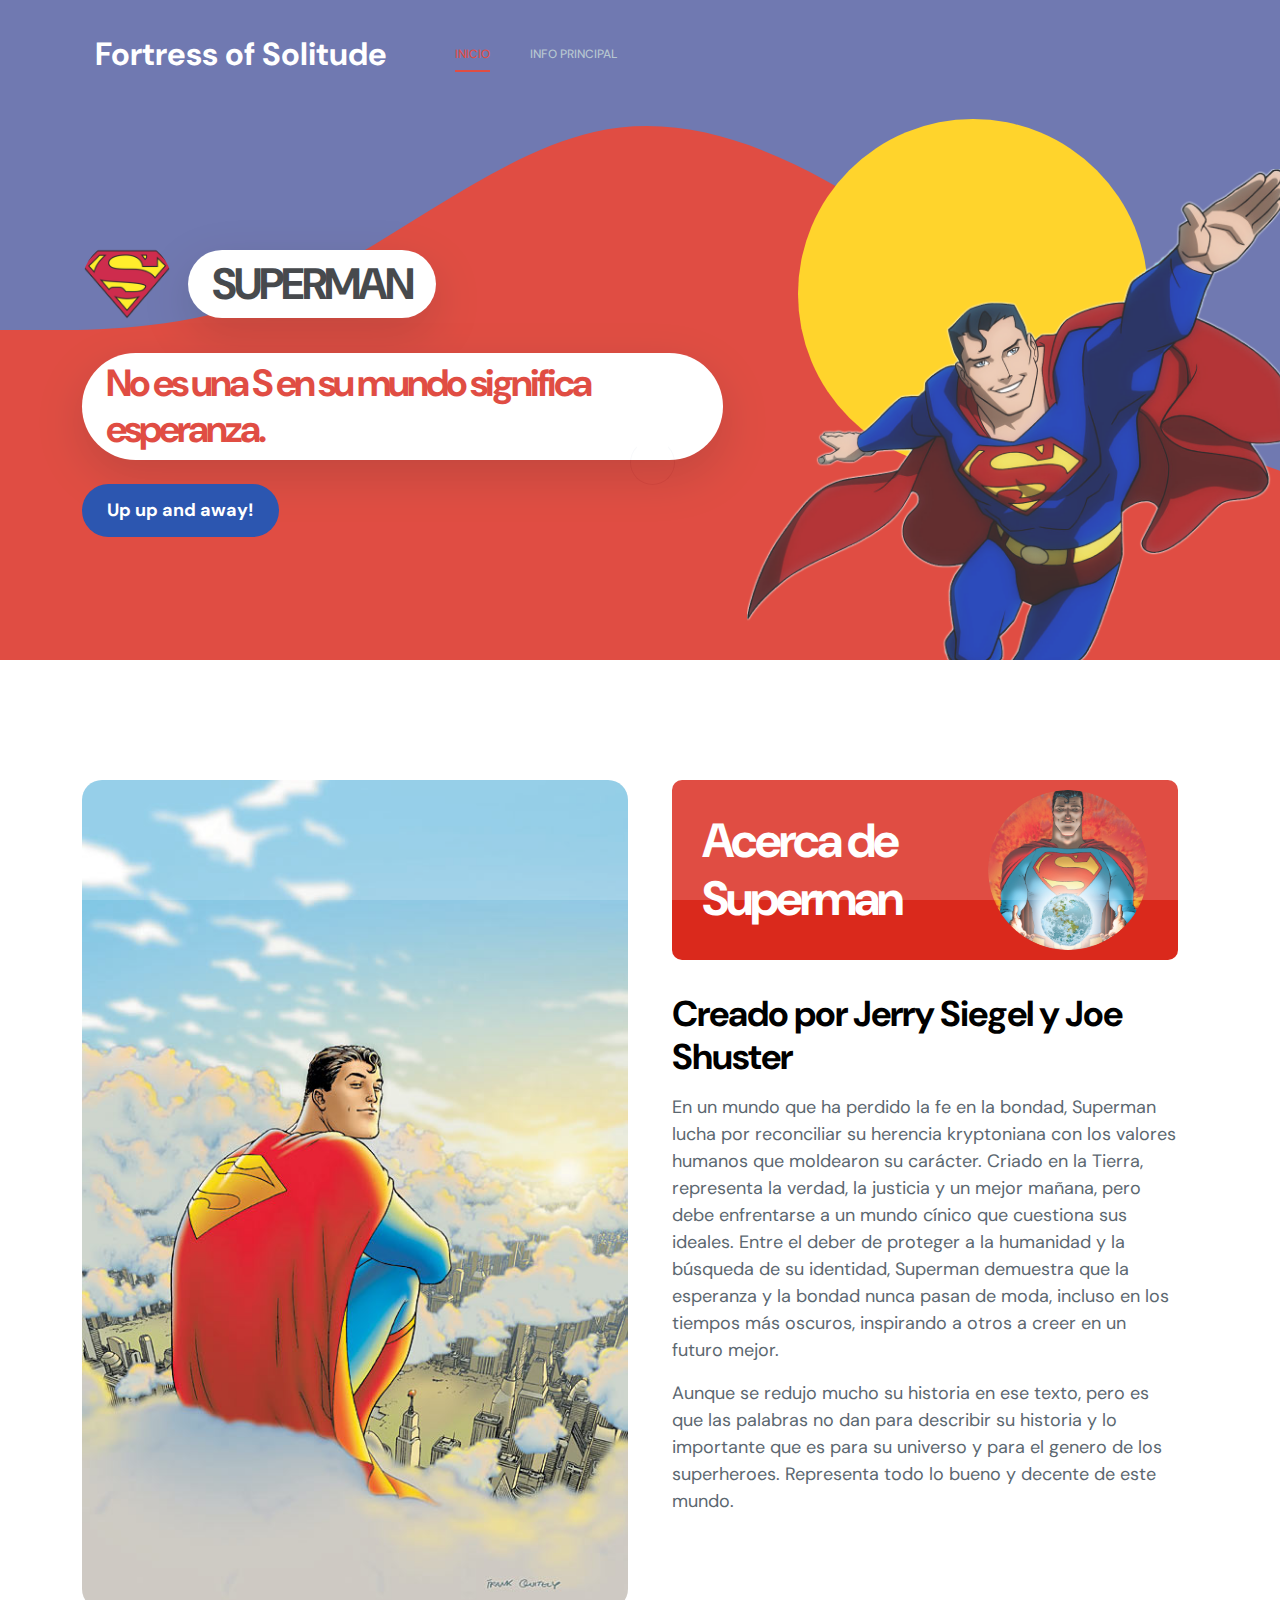
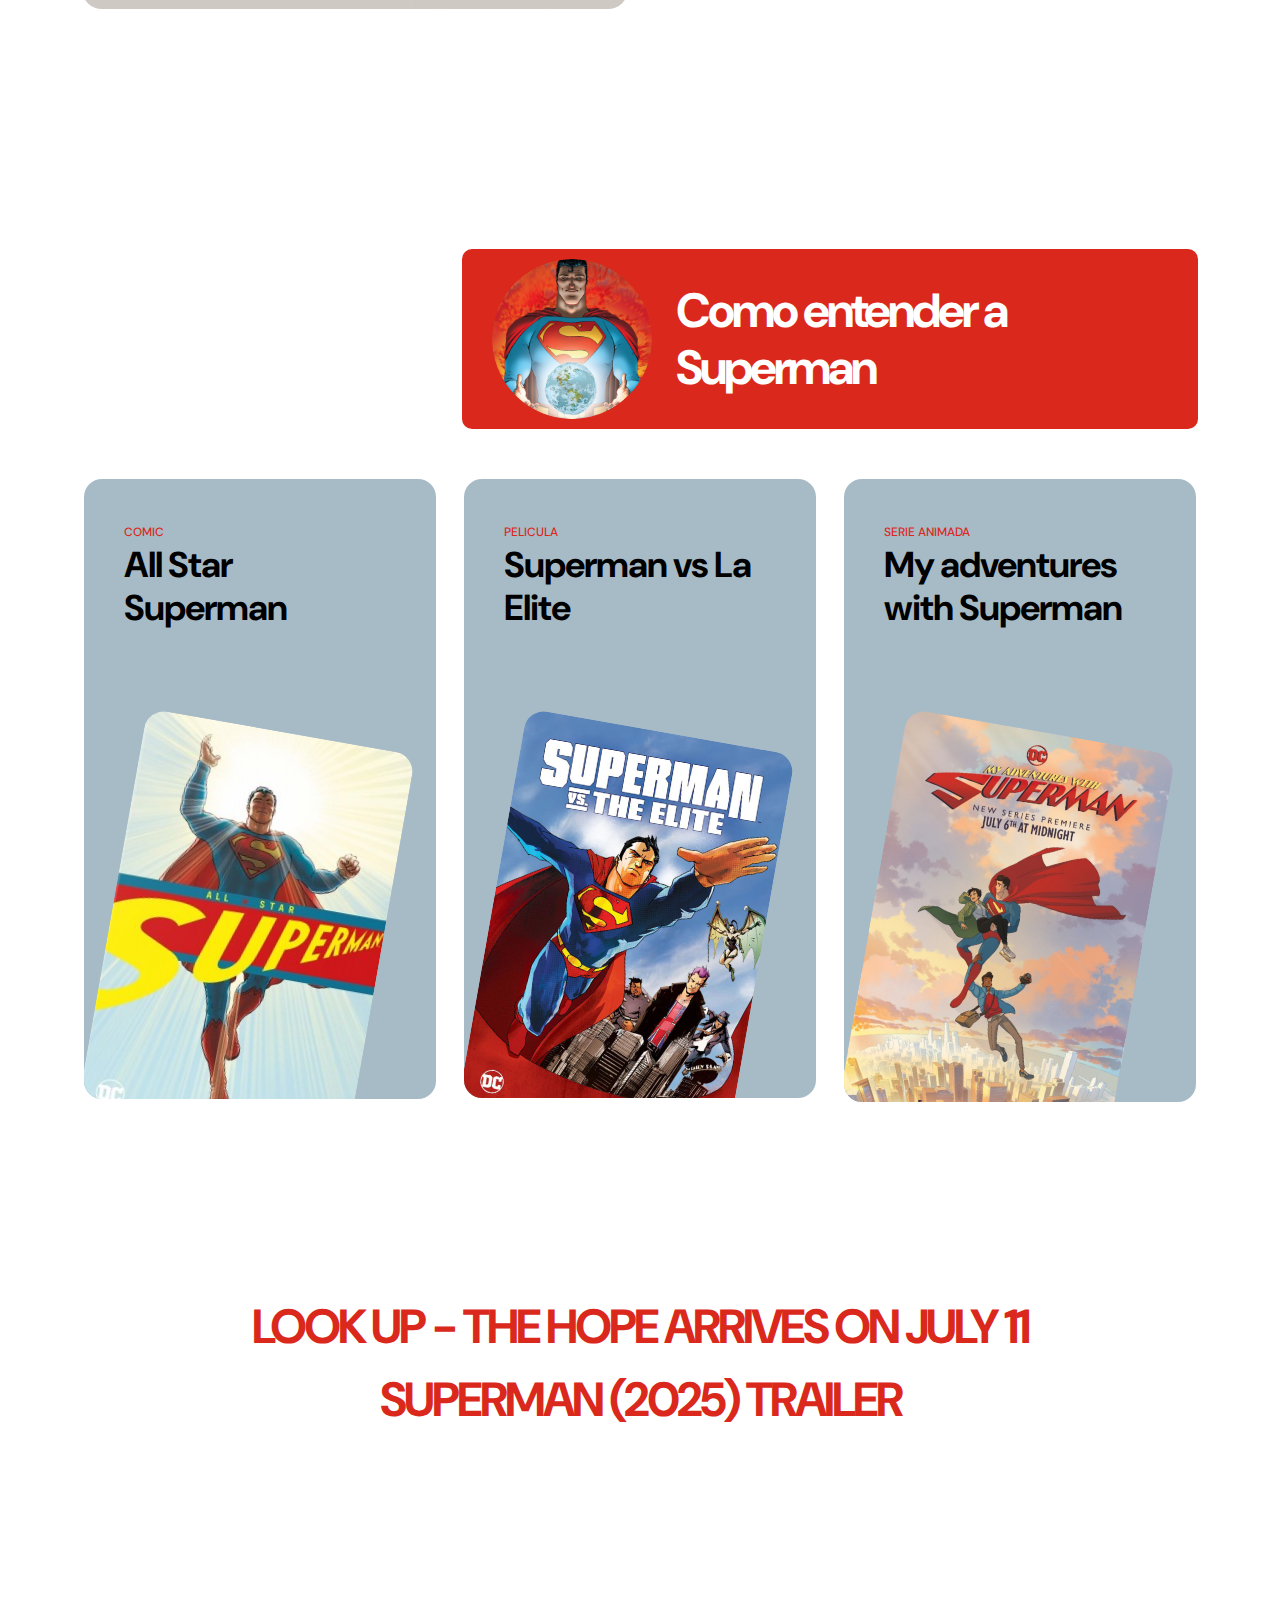
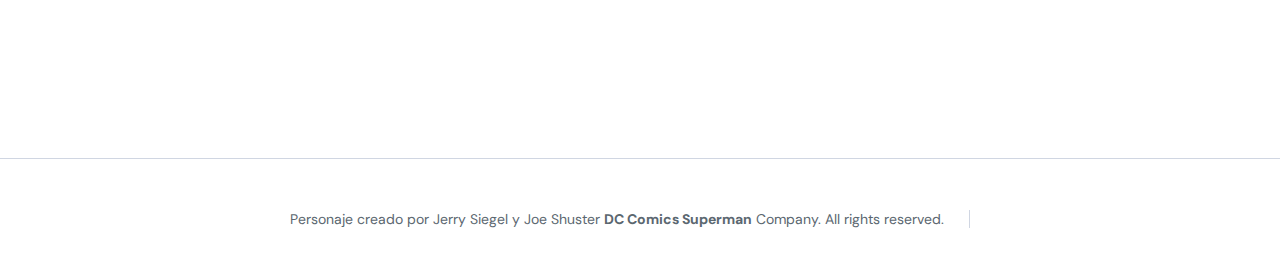
<file: B A Z I N G A/FORTRESS OF SOLITUDE/index.html>
<!doctype html>
<html lang="en">
    <head>
        <meta charset="utf-8">
        <meta name="viewport" content="width=device-width, initial-scale=1">

        <meta name="description" content="">
        <meta name="author" content="TemplateMo">

        <title>BAZINGA</title>

        <!-- CSS FILES -->
        <link rel="preconnect" href="https://fonts.googleapis.com">
        
        <link rel="preconnect" href="https://fonts.gstatic.com" crossorigin>
        
        <link href="https://fonts.googleapis.com/css2?family=DM+Sans:wght@400;500;700&display=swap" rel="stylesheet">

        <link href="css/bootstrap.min.css" rel="stylesheet">

        <link href="css/bootstrap-icons.css" rel="stylesheet">

        <link href="css/magnific-popup.css" rel="stylesheet">

        <link href="css/templatemo-first-portfolio-style.css" rel="stylesheet">
        
<!--

TemplateMo 578 First Portfolio

https://templatemo.com/tm-578-first-portfolio

-->
    </head>
    
    <body>

        <section class="preloader">
            <div class="spinner">
                <span class="spinner-rotate"></span>    
            </div>
        </section>

        <nav class="navbar navbar-expand-lg">
            <div class="container">

                <button class="navbar-toggler" type="button" data-bs-toggle="collapse" data-bs-target="#navbarNav" aria-controls="navbarNav" aria-expanded="false" aria-label="Toggle navigation">
                    <span class="navbar-toggler-icon"></span>
                </button>

                <a href="index.html" class="navbar-brand mx-auto mx-lg-0">Fortress of Solitude</a>

            

                <div class="collapse navbar-collapse" id="navbarNav">
                    <ul class="navbar-nav ms-lg-5">
                        <li class="nav-item">
                            <a class="nav-link click-scroll" href="#section_1">Inicio</a>
                        </li>

                        <li class="nav-item">
                            <a class="nav-link click-scroll" href="#section_">Info principal</a>
                        </li>

                   
                    </div>
                </div>

            </div>
        </nav>

        <main>

            <section class="hero d-flex justify-content-center align-items-center" id="section_1">
                <div class="container">
                    <div class="row">

                        <div class="col-lg-7 col-12">
                            <div class="hero-text">
                                <div class="hero-title-wrap d-flex align-items-center mb-4">
                                    <img src="images/2027.png" class="avatar-image avatar-image-large img-fluid" alt="">

                                    <h1 class="hero-title ms-3 mb-0">SUPERMAN</h1>
                                </div>

                                <h2 class="mb-4">No es una S en su mundo significa esperanza.</h2>
                                <p class="mb-4"><a class="custom-btn btn custom-link" href="#section_2">Up up and away!</a></p>
                            </div>
                        </div>

                        <div class="col-lg-5 col-12 position-relative">
                            <div class="hero-image-wrap"></div>
                            <img src="images/purepng.com-supermansupermanfictional-superherocomic-booksdc-comicscharacterjerry-siegelson-of-kryptonaction-comicsman-of-steel-1701528.png" class="hero-image img-fluid" alt="">
                        </div>

                    </div>
                </div>

                <svg xmlns="http://www.w3.org/2000/svg" viewBox="0 0 1440 320"><path fill="#535da1" fill-opacity="1" d="M0,160L24,160C48,160,96,160,144,138.7C192,117,240,75,288,64C336,53,384,75,432,106.7C480,139,528,181,576,208C624,235,672,245,720,240C768,235,816,213,864,186.7C912,160,960,128,1008,133.3C1056,139,1104,181,1152,202.7C1200,224,1248,224,1296,197.3C1344,171,1392,117,1416,90.7L1440,64L1440,0L1416,0C1392,0,1344,0,1296,0C1248,0,1200,0,1152,0C1104,0,1056,0,1008,0C960,0,912,0,864,0C816,0,768,0,720,0C672,0,624,0,576,0C528,0,480,0,432,0C384,0,336,0,288,0C240,0,192,0,144,0C96,0,48,0,24,0L0,0Z"></path></svg>
            </section>


            <section class="about section-padding" id="section_2">
                <div class="container">
                    <div class="row">

                        <div class="col-lg-6 col-12">
                            <img src="images/Superman_All-Star_Superman.jpg" class="about-image img-fluid" alt="">
                        </div>

                        <div class="col-lg-6 col-12 mt-5 mt-lg-0">
                            <div class="about-thumb">

                                <div class="section-title-wrap d-flex justify-content-end align-items-center mb-4">
                                    <h2 class="text-white me-4 mb-0">Acerca de Superman</h2>

                                    <img src="images/tierraSups-modified.png" class="avatar-image img-fluid" alt="">
                                </div>

                                <h3 class="pt-2 mb-3">Creado por Jerry Siegel y Joe Shuster</h3>

                                <p>En un mundo que ha perdido la fe en la bondad, Superman lucha por reconciliar su herencia kryptoniana con los valores humanos que moldearon su carácter. Criado en la Tierra, representa la verdad, la justicia y un mejor mañana, pero debe enfrentarse a un mundo cínico que cuestiona sus ideales.
                                   Entre el deber de proteger a la humanidad y la búsqueda de su identidad, Superman demuestra que la esperanza y la bondad nunca pasan de moda, incluso en los tiempos más oscuros, inspirando a otros a creer en un futuro mejor.
                                    </p>

                                <p>Aunque se redujo mucho su historia en ese texto, pero es que las palabras no dan para describir su historia y lo importante que es para su universo y para el genero de los superheroes. Representa todo lo bueno y decente de este mundo.</p>
                            </div>
                        </div>

                    </div>
                </div>
            </section>

           


            


            


            <section class="projects section-padding" id="section_4">
                <div class="container">
                    <div class="row">

                        <div class="col-lg-8 col-md-8 col-12 ms-auto">
                            <div class="section-title-wrap d-flex justify-content-center align-items-center mb-4">
                                <img src="images/tierraSups-modified.png" class="avatar-image img-fluid" alt="">

                                <h2 class="text-white ms-4 mb-0">Como entender a Superman</h2>
                            </div>
                        </div>

                        <div class="clearfix"></div>

                        <div class="col-lg-4 col-md-6 col-12">
                            <div class="projects-thumb">
                                <div class="projects-info">
                                    <small class="projects-tag">Comic</small>

                                    <h3 class="projects-title">All Star Superman</h3>
                                </div>

                                <a href="images/all_star_superman_deluxe.jpg" class="popup-image">
                                    <img src="images/all_star_superman_deluxe.jpg" class="projects-image img-fluid" alt="">
                                </a>
                            </div>
                        </div>

                        <div class="col-lg-4 col-md-6 col-12">
                            <div class="projects-thumb">
                                <div class="projects-info">
                                    <small class="projects-tag">Pelicula</small>

                                    <h3 class="projects-title">Superman vs La Elite</h3>
                                </div>

                                <a href="images/superman_vs_the_elite_superman_versus_the_elite-794609083-large.jpg" class="popup-image">
                                    <img src="images/superman_vs_the_elite_superman_versus_the_elite-794609083-large.jpg" class="projects-image img-fluid" alt="">
                                </a>
                            </div>
                        </div>

                        <div class="col-lg-4 col-md-6 col-12">
                            <div class="projects-thumb">
                                <div class="projects-info">
                                    <small class="projects-tag">Serie animada</small>

                                    <h3 class="projects-title">My adventures with Superman</h3>
                                </div>

                                <a href="images/MV5BYjE4ZTg0MDgtZWQxOS00MmRkLTk0NTctNjhmZTMzOWI4OWJkXkEyXkFqcGc@._V1_.jpg" class="popup-image">
                                    <img src="images/MV5BYjE4ZTg0MDgtZWQxOS00MmRkLTk0NTctNjhmZTMzOWI4OWJkXkEyXkFqcGc@._V1_.jpg" class="projects-image img-fluid" alt="">
                                </a>
                            </div>
                        </div>

                    </div>
                </div>
            </section>

            <section class="video-container">
                <h2>LOOK UP - THE HOPE ARRIVES ON JULY 11</h2>
                <h2>SUPERMAN (2025) TRAILER</h2>

                <iframe width="560" height="315" 
                    src="https://www.youtube.com/embed/uhUht6vAsMY?si=OBh34sCrPeQzQaDF" 
                    title="YouTube video player" frameborder="0" 
                    allow="accelerometer; autoplay; clipboard-write; encrypted-media; gyroscope; picture-in-picture; web-share" 
                    referrerpolicy="strict-origin-when-cross-origin" allowfullscreen>
                </iframe>
            </section>
            

        </main>

        <footer class="site-footer">
            <div class="container">
                <div class="row">

                    <div class="col-lg-12 col-12">
                        <div class="copyright-text-wrap">
                            <p class="mb-0">
                                <span class="copyright-text">Personaje creado por Jerry Siegel y Joe Shuster <a href="#">DC Comics Superman</a> Company. All rights reserved.</span>
                                </a>
                            </p>
                        </div>
                    </div>

                </div>
            </div>
        </footer>

        <!-- JAVASCRIPT FILES -->
        <script src="js/jquery.min.js"></script>
        <script src="js/bootstrap.min.js"></script>
        <script src="js/jquery.sticky.js"></script>
        <script src="js/click-scroll.js"></script>
        <script src="js/jquery.magnific-popup.min.js"></script>
        <script src="js/magnific-popup-options.js"></script>
        <script src="js/custom.js"></script>

    </body>
</html>
</file>
<file: B A Z I N G A/FORTRESS OF SOLITUDE/css/templatemo-first-portfolio-style.css>
:root {
  --white-color:                  #ffffff;
  --primary-color:                #0033A0; /* Azul Superman */
  --secondary-color:              #DA291C; /* Rojo Superman */
  --section-bg-color:             #A7BBC7; /* Azul hielo - Fortaleza de la Soledad */
  --dark-color:                   #000000;
  --p-color:                      #5B6770; /* Gris azulado para texto */
  --border-color:                 #d0d6e2; /* Gris claro, inspirado en la Fortaleza */
  --featured-border-color:        #A3B4C4; /* Azul grisáceo para detalles */
  --yellow:                       #FFCC00;

  --body-font-family:             'DM Sans', sans-serif;

  --h1-font-size:                 62px;
  --h2-font-size:                 48px;
  --h3-font-size:                 36px;
  --h4-font-size:                 32px;
  --h5-font-size:                 24px;
  --h6-font-size:                 22px;
  --p-font-size:                  18px;
  --menu-font-size:               12px;
  --copyright-font-size:          14px;

  --border-radius-large:          100px;
  --border-radius-medium:         20px;
  --border-radius-small:          10px;

  --font-weight-normal:           400;
  --font-weight-medium:           500;
  --font-weight-bold:             700;
}

body {
    background: var(--white-color);
    font-family: var(--body-font-family); 
}

/* Estilos para centrar el video y el título */
.video-container {
  display: flex;
  flex-direction: column;  /* Acomoda elementos en columna */
  align-items: center;     /* Centra horizontalmente */
  text-align: center;      /* Centra el texto */
  margin-top: 50px;        /* Espacio superior */
}

h2 {
  margin-bottom: 15px;     /* Espacio entre el título y el video */
  font-size: 24px;
  font-weight: bold;
}


h2,
h3,
h4,
h5,
h6 {
  color: var(--dark-color);
}

h1,
h2,
h3,
h4,
h5,
h6 {
  font-weight: var(--font-weight-bold);
  letter-spacing: -1px;
}

h1 {
  font-size: var(--h1-font-size);
  letter-spacing: -3px;
}

h2 {
  font-size: var(--h2-font-size);
  color: var(--secondary-color);
  letter-spacing: -3px;
}

h3 {
  font-size: var(--h3-font-size);
}

h4 {
  font-size: var(--h4-font-size);
}

h5 {
  font-size: var(--h5-font-size);
  line-height: normal;
}

h6 {
  font-size: var(--h6-font-size);
}

p {
  color: var(--p-color);
  font-size: var(--p-font-size);
  font-weight: var(--font-weight-normal);
}

ul li {
  color: var(--p-color);
  font-size: var(--p-font-size);
  font-weight: var(--font-weight-normal);
}

a, 
button {
  touch-action: manipulation;
  transition: all 0.3s;
}

a {
  color: var(--p-color);
  text-decoration: none;
}

a:hover {
  color: var(--secondary-color);
}

::selection {
  background: var(--secondary-color);
  color: var(--white-color);
}

::-moz-selection {
  background: var(--secondary-color);
  color: var(--white-color);
}

.section-padding {
  padding-top: 120px;
  padding-bottom: 120px;
}

b,
strong {
  font-weight: var(--font-weight-bold);
}

.section-title-wrap {
  background: var(--secondary-color);
  border-radius: var(--border-radius-small);
  padding: 10px 30px;
}


/*---------------------------------------
  AVATAR IMAGE               
-----------------------------------------*/
.avatar-image {
  border-radius: var(--border-radius-large);
  width: 160px;
  height: 160px;
  object-fit: cover;
}

.avatar-image-large {
  width: 90.4px;
  height: 90.4px;
}


/*---------------------------------------
  PRE LOADER               
-----------------------------------------*/
.preloader {
  position: fixed;
  top: 0;
  left: 0;
  width: 100%;
  height: 100%;
  z-index: 99999;
  display: flex;
  flex-flow: row nowrap;
  justify-content: center;
  align-items: center;
  background: none repeat scroll 0 0 var(--white-color);
}

.spinner {
  border: 1px solid transparent;
  border-radius: var(--border-radius-small);
  position: relative;
}

.spinner:before {
  content: '';
  box-sizing: border-box;
  position: absolute;
  top: 50%;
  left: 50%;
  width: 45px;
  height: 45px;
  margin-top: -10px;
  margin-left: -10px;
  border-radius: 50%;
  border: 1px solid var(--border-color);
  border-top-color: var(--white-color);
  animation: spinner .9s linear infinite;
}

@-webkit-@keyframes spinner {
  to {transform: rotate(360deg);
  }
}

@keyframes spinner {
  to {transform: rotate(360deg);}
}


/*---------------------------------------
  CUSTOM ICON               
-----------------------------------------*/
.navbar-icon {
  background: var(--white-color);
  border-radius: var(--border-radius-large);
  color: var(--dark-color);
  width: 47px;
  height: 47px;
  line-height: 47px;
  text-align: center;
}

.is-sticky .navbar-icon {
  background: var(--secondary-color);
  color: var(--white-color);
}

.form-check-icon {
  color: var(--secondary-color);
}


/*---------------------------------------
  CUSTOM BUTTON               
-----------------------------------------*/
.custom-btn,
.navbar .custom-btn {
  font-size: var(--p-font-size);
  font-weight: var(--font-weight-bold);
}

.navbar .custom-btn {
  background: transparent;
  border-width: 2px;
  border-style: solid;
  border-color: var(--white-color);
  color: var(--white-color);
  padding: 8px 22px;
}

.navbar .custom-btn:hover {
  background: var(--white-color);
  border-color: transparent;
  color: var(--secondary-color);
}

.custom-btn {
  background: var(--secondary-color);
  border-radius: var(--border-radius-large);
  color: var(--white-color);
  font-weight: var(--font-weight-bold);
  padding: 12px 24px;
}

.custom-btn:hover {
  background: var(--primary-color);
  box-shadow: 0 1rem 3rem rgba(0,0,0,.175);
  color: var(--white-color);
}

.custom-border-btn {
  background: transparent;
  border: 2px solid var(--border-color);
  color: var(--p-color);
}

.custom-border-btn:hover {
  background: var(--secondary-color);
  border-color: var(--secondary-color);
  color: var(--white-color);
}

.custom-link {
	background-color: var(--primary-color);
}

.custom-link:hover {
	background-color: var(--secondary-color);
}


/*---------------------------------------
  NAVIGATION              
-----------------------------------------*/
.sticky-wrapper {
  position: relative;
  z-index: 222;
  height: auto !important;
}

.is-sticky,
.is-sticky .navbar .container {
  background: var(--white-color);
  box-shadow: 0 1rem 3rem rgb(0 0 0 / 18%);
}

.is-sticky .navbar-brand,
.is-sticky .navbar-brand:hover {
  color: var(--dark-color);
}

.is-sticky .navbar-nav .nav-link {
  color: var(--p-color);
}

.is-sticky .navbar .custom-btn {
  border-color: var(--secondary-color);
  color: var(--secondary-color);
}

.is-sticky .navbar .custom-btn:hover {
  background: var(--secondary-color);
  color: var(--white-color);
}

.navbar {
  background: transparent;
  position: absolute;
  z-index: 9;
  right: 0;
  left: 0;
  transition: all 0.3s;
  padding-top: 15px;
  padding-bottom: 0;
}

.navbar .container {
  border-radius: var(--border-radius-small);
  padding: 10px 25px;
}

.navbar-brand {
  font-size: var(--h4-font-size);
  font-weight: var(--font-weight-bold);
}

.navbar-brand,
.navbar-brand:hover {
  color: var(--white-color);
}

.navbar-expand-lg .navbar-nav .nav-link {
  padding-right: 0;
  padding-left: 0;
  margin-right: 20px;
  margin-left: 20px;
}

.navbar-nav .nav-link {
  display: inline-block;
  color: var(--section-bg-color);
  font-size: var(--menu-font-size);
  font-weight: var(--font-weight-medium);
  text-transform: uppercase;
  position: relative;
  padding-top: 15px;
  padding-bottom: 15px;
}

.navbar-nav .nav-link::after {
  content: "";
  background: transparent;
  position: absolute;
  bottom: 6px;
  right: 0;
  left: 0;
  width: 100%;
  height: 2px;
}

.navbar-nav .nav-link.active::after, 
.navbar-nav .nav-link:hover::after {
  background: var(--secondary-color);
}

.navbar-nav .nav-link.active, 
.navbar-nav .nav-link:hover {
  color: var(--secondary-color);
}

.navbar-toggler {
  border: 0;
  padding: 0;
  cursor: pointer;
  margin: 0;
  width: 30px;
  height: 35px;
  outline: none;
}

.navbar-toggler:focus {
  outline: none;
  box-shadow: none;
}

.navbar-toggler[aria-expanded="true"] .navbar-toggler-icon {
  background: transparent;
}

.navbar-toggler[aria-expanded="true"] .navbar-toggler-icon:before,
.navbar-toggler[aria-expanded="true"] .navbar-toggler-icon:after {
  transition: top 300ms 50ms ease, -webkit-transform 300ms 350ms ease;
  transition: top 300ms 50ms ease, transform 300ms 350ms ease;
  transition: top 300ms 50ms ease, transform 300ms 350ms ease, -webkit-transform 300ms 350ms ease;
  top: 0;
}

.navbar-toggler[aria-expanded="true"] .navbar-toggler-icon:before {
  transform: rotate(45deg);
}

.navbar-toggler[aria-expanded="true"] .navbar-toggler-icon:after {
  transform: rotate(-45deg);
}

.navbar-toggler .navbar-toggler-icon {
  background: var(--white-color);
  transition: background 10ms 300ms ease;
  display: block;
  width: 30px;
  height: 2px;
  position: relative;
}

.navbar-toggler .navbar-toggler-icon:before,
.navbar-toggler .navbar-toggler-icon:after {
  transition: top 300ms 350ms ease, -webkit-transform 300ms 50ms ease;
  transition: top 300ms 350ms ease, transform 300ms 50ms ease;
  transition: top 300ms 350ms ease, transform 300ms 50ms ease, -webkit-transform 300ms 50ms ease;
  position: absolute;
  right: 0;
  left: 0;
  background: var(--white-color);
  width: 30px;
  height: 2px;
  content: '';
}

.navbar-toggler .navbar-toggler-icon::before {
  top: -8px;
}

.navbar-toggler .navbar-toggler-icon::after {
  top: 8px;
}


/*---------------------------------------
  HERO              
-----------------------------------------*/
.hero {
  background: var(--secondary-color);
  position: relative;
  overflow: hidden;
  padding-top: 330px;
  padding-bottom: 330px;
}

@media  screen and (min-width: 991px) {
  .hero {
    height: 60vh;
  }
}

.hero-title,
.hero h2 {
  background: var(--white-color);
  box-shadow: 0 1rem 3rem rgba(0,0,0,.175);
  border-radius: var(--border-radius-large);
  display: inline-block;
  padding: 8px 24px;
}

.hero-title {
	font-size: 44px;
}

.hero h2 {
	font-size: 38px;
}

.hero-text {
  position: relative;
  z-index: 22;
  top: 70px;
}

.hero-image-wrap {
  background: var(--yellow);
  border-radius: 100%;
  width: 350px;
  height: 350px;
  position: absolute;
  z-index: 22;
  top: -50px;
  right: 0;
  left: 0;
  margin: auto;
  pointer-events: none;
}

.hero-image {
  position: absolute;
  z-index: 22;
  top: 0;
  width: 100%;
  min-width: 550px;
}

.hero svg {
  position: absolute;
  z-index: 2;
  bottom: 0;
  right: 0;
  left: 0;
  overflow: hidden;
  height: 100%;
  pointer-events: none;
}


/*---------------------------------------
  ABOUT              
-----------------------------------------*/
.profile-thumb {
  border: 1px solid var(--border-color);
  border-radius: var(--border-radius-medium);
  position: relative;
  overflow: hidden;
}

.profile-title {
  border-bottom: 1px solid var(--border-color);
  padding: 15px 30px;
}

.profile-small-title {
  border-right: 1px solid var(--border-color);
  color: var(--secondary-color);
  font-weight: var(--font-weight-bold);
  min-width: 140px;
  margin-right: 10px;
  padding: 13px 30px;
  display: inline-block;
}

.profile-body p {
  margin-bottom: 0;
}

.profile-body p:nth-of-type(even) {
  background: var(--white-color);
}

.about-image {
  border-radius: var(--border-radius-medium);
}

.about-thumb {
  padding-right: 20px;
  padding-left: 20px;
}


/*---------------------------------------
  FEATURED              
-----------------------------------------*/
.featured-numbers {
  font-size: var(--h1-font-size);
  line-height: normal;
  display: block;
}

.featured-text {
  color: var(--secondary-color);
}

.featured-border-bottom {
  border-bottom: 1px solid var(--border-color);
}

.featured-border-start {
  border-left: 1px solid var(--border-color);
}


/*---------------------------------------
  CLIENTS              
-----------------------------------------*/

.clients-item-height {
	height: 120px;
}

.clients-image {
  display: block;
  max-width: 100px;
  margin: auto;
  transition: all ease 0.2s;
}

.clients-image:hover {
  transform: scale(1.3);
}


/*---------------------------------------
  SERVICES              
-----------------------------------------*/
.services,
.featured {
  background: var(--section-bg-color);
  border-top: 1px solid var(--border-color);
  border-bottom: 1px solid var(--border-color);
}

.services-thumb {
  background: var(--white-color);
  border: 2px solid transparent;
  border-radius: var(--border-radius-medium);
  position: relative;
  overflow: hidden;
  margin-bottom: 24px;
  padding: 40px 40px 240px 40px;
  transition: all 0.5s;
}

.services-thumb-up {
  position: relative;
  bottom: 50px;
  margin-bottom: -50px;
}

.services-thumb:hover {
  border: 2px solid var(--secondary-color);
  box-shadow: 0 1rem 3rem rgba(0,0,0,.175);
}

.services-thumb:hover .services-icon-wrap {
  background: var(--secondary-color);
  border-color: var(--secondary-color);
  color: var(--white-color);
}

.services-icon-wrap {
  border: 1px solid var(--border-color);
  border-radius: var(--border-radius-small);
  position: absolute;
  bottom: 0;
  right: 0;
  width: 50%;
  height: 55%;
  transform: rotate(-35deg) translateY(55px);
  transition: all ease 0.5s;
}

.services-icon {
  font-size: 90px;
  position: relative;
  bottom: 15px;
}

.services-thumb:hover .services-price-wrap {
  background: var(--secondary-color);
}

.services-thumb:hover .services-price-overlay {
  background: var(--primary-color);
}

.services-price-wrap {
  background: var(--primary-color);
  border-radius: var(--border-radius-medium);
  position: relative;
  overflow: hidden;
  padding: 6px 20px 6px 15px;
  transition: all ease 0.5s;
}

.services-price-text {
  color: var(--white-color);
  font-size: var(--copyright-font-size);
  font-weight: var(--font-weight-bold);
}

.services-price-overlay {
  background: var(--secondary-color);
  border-bottom-left-radius: 100%;
  position: absolute;
  top: 0;
  right: 0;
  width: 20px;
  height: 20px;
  pointer-events: none;
}


/*---------------------------------------
  PROJECTS              
-----------------------------------------*/
.projects-thumb {
  background: var(--section-bg-color);
  border: 2px solid var(--white-color);
  border-radius: var(--border-radius-medium);
  position: relative;
  overflow: hidden;
  margin-top: 24px;
  margin-bottom: 24px;
  padding: 40px;
  transition: all ease 0.5s;
}

.projects-thumb:hover {
  border-color: var(--secondary-color);
}

.projects-thumb:hover .projects-image,
.projects-thumb:focus .projects-image {
  transform: rotate(0) translateY(0);
}

.projects-thumb .popup-image {
  display: block;
  width: 100%;
  height: 100%;
}

.projects-image {
  border-radius: var(--border-radius-medium);
  display: block;
  width: 100%;
  transform: rotate(10deg) translateY(80px);
  transition: all ease 0.5s;
}

.projects-title {
  margin-bottom: 20px;
}

.projects-tag {
  font-size: var(--menu-font-size);
  font-weight: var(--font-weight-medium);
  color: var(--secondary-color);
  text-transform: uppercase;
  margin-bottom: 5px;
}


/*---------------------------------------
  CONTACT              
-----------------------------------------*/
.contact {
  background: var(--section-bg-color);
}

.contact-info {
  background: var(--white-color);
  border-top-right-radius: var(--border-radius-small);
  border-bottom-right-radius: var(--border-radius-small);
  padding: 60px 30px 30px 30px;
  height: 100%;
}

.contact-info-border-start {
  border-right: 1px solid var(--border-color);
  border-radius: var(--border-radius-small) 0 0 var(--border-radius-small);
}

.contact-form {
  margin-left: 10px;
}


/*---------------------------------------
  CUSTOM FORM               
-----------------------------------------*/
.custom-form .form-control {
  background: var(--white-color);
  box-shadow: none;
  border: 2px solid var(--border-color);
  color: var(--p-color);
  margin-bottom: 24px;
  padding-top: 13px;
  padding-bottom: 13px;
  outline: none;
}

.form-floating>label {
  color: var(--p-color);
}

.form-check-inline {
  vertical-align: middle;
  width: 100%;
  position: relative;
  margin-right: 0;
  margin-top: 0;
  margin-bottom: 24px;
  padding: 0;
}

.custom-form .form-check-label {
  position: absolute;
  top: 50%;
  left: 50%;
  transform: translate(-50%, -50%);
  text-align: center;
}

.form-check-label-text {
  color: var(--p-color);
  display: block;
  font-size: copyright-font-size;
  margin-top: 5px;
}

.form-check-input[type=checkbox] {
  background: var(--white-color);
  border: 2px solid var(--border-color);
  box-shadow: none;
  outline: none;
  width: 100%;
  margin-top: 0;
  margin-left: 0;
  padding: 40px 50px;
}

.form-check-input:checked[type=checkbox] {
  background-image: none;
}

.form-check-input:hover,
.form-check-input:checked {
  background-color: transparent;
  border-color: var(--secondary-color);
}

.custom-form .form-control:hover,
.custom-form .form-control:focus {
  background: transparent;
  border-color: var(--secondary-color);
}

.custom-form .form-floating textarea {
  height: 150px;
}

.custom-form button[type="submit"] {
  background: var(--secondary-color);
  border: none;
  border-radius: var(--border-radius-large);
  color: var(--white-color);
  font-weight: var(--font-weight-bold);
  transition: all 0.3s;
  margin-bottom: 0;
}

.custom-form button[type="submit"]:hover,
.custom-form button[type="submit"]:focus {
  background: var(--primary-color);
  border-color: transparent;
}


/*---------------------------------------
  SITE FOOTER              
-----------------------------------------*/
.site-footer {
  border-top: 1px solid var(--border-color);
  padding-top: 50px;
  padding-bottom: 50px;
  text-align: center;
}

.site-footer-title {
  font-size: var(--menu-font-size);
  color: var(--dark-color);
  text-transform: uppercase;
}

.copyright-text-wrap p,
.copyright-text {
  font-size: var(--copyright-font-size);
}

.copyright-text {
  border-right: 1px solid var(--border-color);
  padding-right: 25px;
  margin-right: 20px;
}

.copyright-text-wrap a {
  font-weight: var(--font-weight-bold);
}

.footer-menu {
  margin: 0;
  padding: 0;
}

.footer-menu-item {
  list-style: none;
  display: inline-block;
  vertical-align: top;
}

.footer-menu-link {
  border: 1px solid var(--border-color);
  border-radius: var(--border-radius-medium);
  font-size: var(--copyright-font-size);
  font-weight: var(--font-weight-medium);
  display: inline-block;
  vertical-align: top;
  text-align: center;
  margin-right: 10px;
  margin-bottom: 10px;
  padding: 6px 14px;
  min-width: 70px;
}

.footer-menu-link:hover {
  background: var(--secondary-color);
  border-color: transparent;
  color: var(--white-color);
}


/*---------------------------------------
  SOCIAL ICON               
-----------------------------------------*/
.social-icon {
  margin: 0;
  padding: 0;
}

.social-icon-item {
  list-style: none;
  display: inline-block;
  vertical-align: top;
}

.social-icon-link {
  border: 1px solid var(--border-color);
  border-radius: var(--border-radius-large);
  font-size: var(--copyright-font-size);
  color: var(--dark-color);
  display: inline-block;
  vertical-align: top;
  margin: 2px 2px 5px 2px;
  width: 40px;
  height: 40px;
  line-height: 40px;
  text-align: center;
}

.social-icon-link:hover {
  background: var(--secondary-color);
  border-color: transparent;
  color: var(--white-color);
}


/*---------------------------------------
  RESPONSIVE STYLES               
-----------------------------------------*/
@media screen and (min-width: 1600px) {
  .hero {
    padding-top: 380px;
    padding-bottom: 380px;
  }

  .hero-image-wrap {
    top: -50px;
    width: 400px;
    height: 400px;
  }

  .hero-image {
    min-width: 650px;
  }
  
  .hero-title,
	.hero h2 {
	  font-size: var(--h2-font-size);
	}
}

@media screen and (max-width: 991px) {
  h1 {
    font-size: 48px;
  }

  h2 {
    font-size: 36px;
  }

  h3 {
    font-size: 32px;
  }

  h4 {
    font-size: 28px;
  }

  h5 {
    font-size: 20px;
  }

  h6 {
    font-size: 18px;
  }

  .section-padding {
    padding-top: 80px;
    padding-bottom: 80px;
  }

  .custom-btn,
  .navbar .custom-btn {
    font-size: var(--copyright-text-font-size);
    padding: 8px 16px;
  }

  .navbar .container {
    background: var(--white-color);
  }

  .navbar-brand,
  .navbar-brand:hover {
    color: var(--dark-color);
  }

  .navbar-icon {
    background: var(--secondary-color);
    color: var(--white-color);
    width: 44px;
    height: 44px;
    line-height: 44px;
  }

  .navbar .custom-btn {
    border-color: var(--secondary-color);
    color: var(--secondary-color);
  }

  .navbar-toggler .navbar-toggler-icon,
  .navbar-toggler .navbar-toggler-icon:before,
  .navbar-toggler .navbar-toggler-icon:after {
    background: var(--dark-color);
  }

  .navbar-expand-lg .navbar-nav .nav-link {
    margin-left: 0;
  }

  .navbar-nav .nav-link {
    color: var(--p-color);
    padding-top: 10px;
    padding-bottom: 10px;
  }

  .hero {
    padding-top: 200px;
    padding-bottom: 400px;
  }

  .hero-text {
    top: 0;
    margin-bottom: 120px;
  }

  .about-thumb {
    padding-right: 0;
    padding-left: 0;
  }

  .about-numbers {
    font-size: 42px;
  }

  .services-thumb-up {
    bottom: 0;
    margin-bottom: 32px;
  }

  .services-thumb {
    margin-bottom: 32px;
    padding-bottom: 270px;
  }

  .services-icon-wrap {
    width: 45%;
    height: 60%;
  }

  .services .col-lg-10 .row .col-lg-6:last-child,
  .projects .col-lg-4:last-child {
    margin-bottom: 0;
  }

  .projects-thumb {
    margin-top: 0;
    margin-bottom: 32px;
  }

  .contact-info {
    border-radius: 0 0 var(--border-radius-small) var(--border-radius-small);
    padding: 40px 30px;
  }

  .contact-info-border-start {
    border-right: 0;
    border-bottom: 1px solid var(--border-color);
    border-radius: var(--border-radius-small) var(--border-radius-small) 0 0;
  }
}

@media screen and (max-width: 575px) {
  .navbar .container {
    margin-right: 12px;
    margin-left: 12px;
  }
}

@media screen and (max-width: 480px) {
  h1 {
    font-size: 40px;
  }

  h2 {
    font-size: 28px;
  }

  h3 {
    font-size: 26px;
  }

  h4 {
    font-size: 22px;
  }

  h5 {
    font-size: 20px;
  }

  .custom-btn,
  .navbar .custom-btn {
    font-size: 13px;
    padding: 6px 12px;
  }

  .navbar-icon {
    font-size: var(--copyright-font-size);
    width: 35.5px;
    height: 35.5px;
    line-height: 35.5px;
  }

  .hero-image-wrap {
    width: 300px;
    height: 300px;
  }

  .hero-image {
    min-width: inherit;
  }
}
</file>
